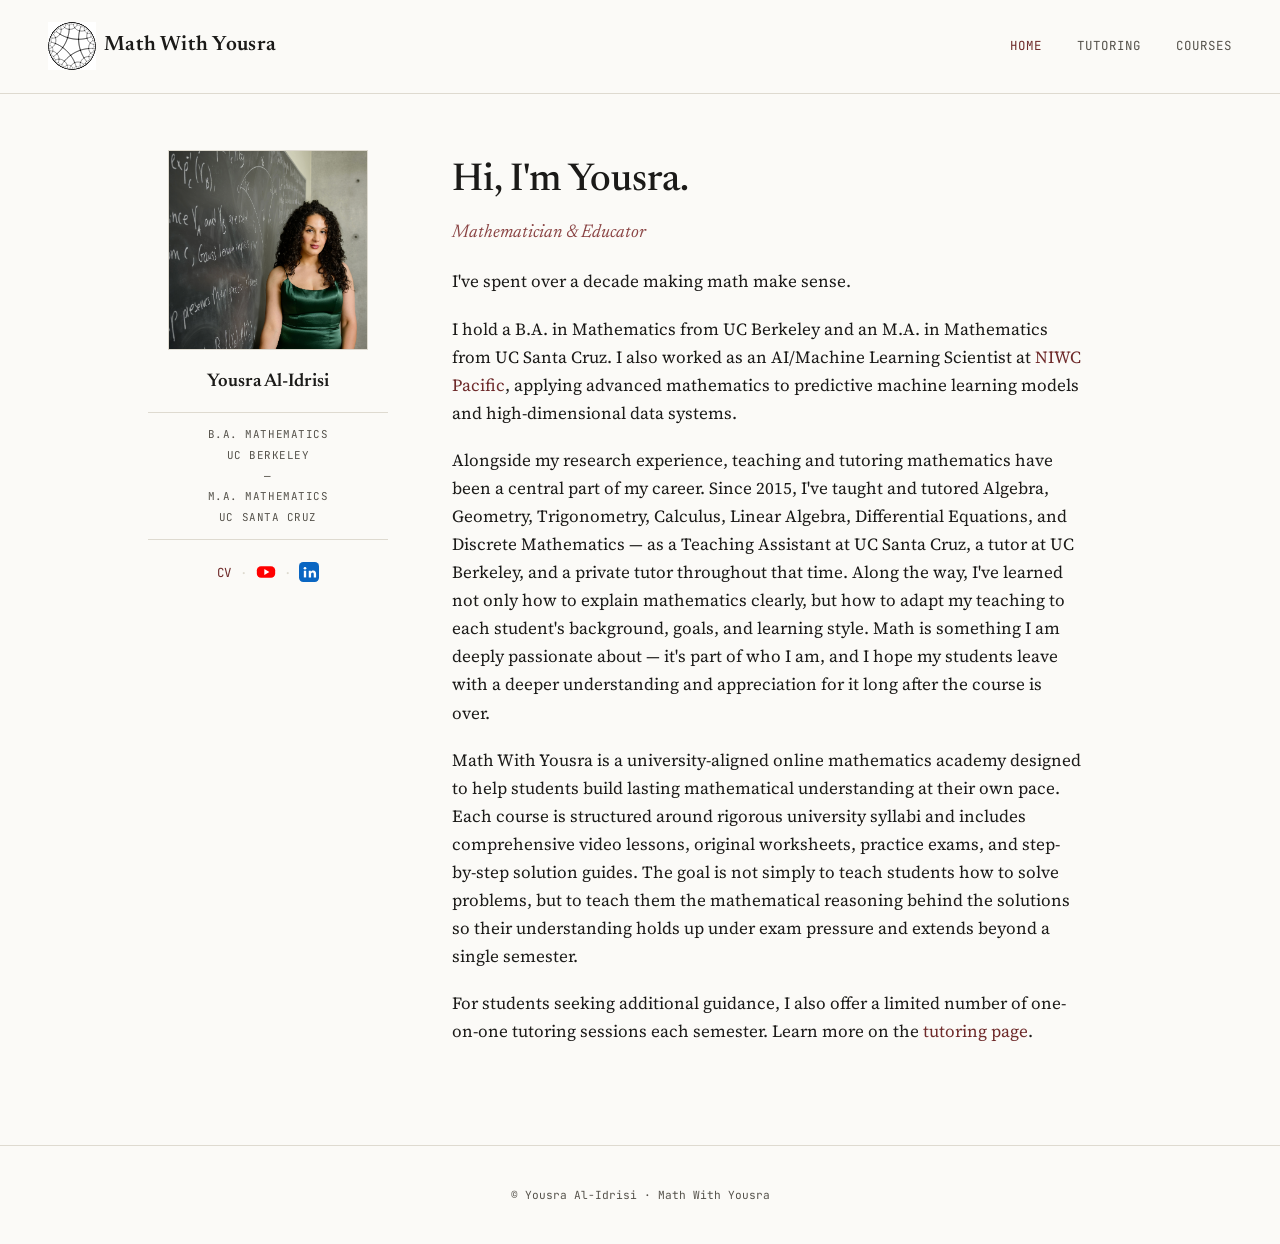
<file: index.html>
<!DOCTYPE html>
<html lang="en">
<head>
<meta charset="UTF-8">
<meta name="viewport" content="width=device-width, initial-scale=1.0">
<title>Math With Yousra</title>
<link rel="stylesheet" href="style.css">
</head>
<body>
<nav class="topnav">
  <div class="brand"><a href="index.html"><img src="math-with-yousra-logo.svg" alt="Math With Yousra logo" style="height: 48px; vertical-align: middle; margin-right: 8px;"><span style="vertical-align: middle;">Math With Yousra</span></a></div>
  <div class="navlinks">
    <a href="index.html" class="active">Home</a>
    <a href="tutoring.html">Tutoring</a>
    <a href="courses.html">Courses</a>
  </div>
</nav>
<div class="shell">
  <aside class="sidebar">
    <div class="photo-frame"><img src="profile.jpg" alt="Yousra Al-Idrisi"></div>
    <h2>Yousra Al-Idrisi</h2>
    <div class="credential-plate">
      B.A. Mathematics<br>UC Berkeley
      <br>&mdash;<br>
      M.A. Mathematics<br>UC Santa Cruz
    </div>
    <div class="sidebar-links-inline">
      <a href="CV.pdf" target="_blank">CV</a>
      <span class="dot">·</span>
      <a href="https://youtube.com/@mathwithyousra" target="_blank" title="YouTube" aria-label="YouTube">
        <svg width="20" height="20" viewBox="0 0 24 24" style="vertical-align: -5px;">
          <rect x="1" y="5" width="22" height="14" rx="5" fill="#FF0000"/>
          <path d="M10 8.5v7l6-3.5z" fill="#FFFFFF"/>
        </svg>
      </a>
      <span class="dot">·</span>
      <a href="https://www.linkedin.com/in/yousra-al-idrisi-14950a316/" target="_blank" title="LinkedIn" aria-label="LinkedIn">
        <svg width="20" height="20" viewBox="0 0 24 24" style="vertical-align: -5px;">
          <rect width="24" height="24" rx="5" fill="#0A66C2"/>
          <circle cx="7.2" cy="7.5" r="1.6" fill="#FFFFFF"/>
          <rect x="5.8" y="10.5" width="2.8" height="8" fill="#FFFFFF"/>
          <path d="M11.5 10.5h2.7v1.2c.6-1 1.7-1.5 2.9-1.5 2.3 0 3.4 1.5 3.4 4.1v4.2h-2.8v-3.8c0-1.2-.4-2-1.5-2s-1.7.9-1.7 2v3.8h-2.8v-8z" fill="#FFFFFF"/>
        </svg>
      </a>
    </div>
  </aside>
  <main class="content">
    <h1>Hi, I'm Yousra.</h1>
    <p class="tagline">Mathematician &amp; Educator</p>
    <p>I've spent over a decade making math make sense.</p>
    <p>I hold a B.A. in Mathematics from UC Berkeley and an M.A. in Mathematics from UC Santa Cruz. I also worked as an AI/Machine Learning Scientist at <a href="https://www.niwcpacific.navy.mil/" target="_blank">NIWC Pacific</a>, applying advanced mathematics to predictive machine learning models and high-dimensional data systems.</p>
    <p>Alongside my research experience, teaching and tutoring mathematics have been a central part of my career. Since 2015, I've taught and tutored Algebra, Geometry, Trigonometry, Calculus, Linear Algebra, Differential Equations, and Discrete Mathematics — as a Teaching Assistant at UC Santa Cruz, a tutor at UC Berkeley, and a private tutor throughout that time. Along the way, I've learned not only how to explain mathematics clearly, but how to adapt my teaching to each student's background, goals, and learning style. Math is something I am deeply passionate about — it's part of who I am, and I hope my students leave with a deeper understanding and appreciation for it long after the course is over.</p>
    <p>Math With Yousra is a university-aligned online mathematics academy designed to help students build lasting mathematical understanding at their own pace. Each course is structured around rigorous university syllabi and includes comprehensive video lessons, original worksheets, practice exams, and step-by-step solution guides. The goal is not simply to teach students how to solve problems, but to teach them the mathematical reasoning behind the solutions so their understanding holds up under exam pressure and extends beyond a single semester.</p>
    <p>For students seeking additional guidance, I also offer a limited number of one-on-one tutoring sessions each semester. Learn more on the <a href="tutoring.html">tutoring page</a>.</p>
  </main>
</div>
<footer>&copy; Yousra Al-Idrisi · Math With Yousra</footer>
</body>
</html>
</file>
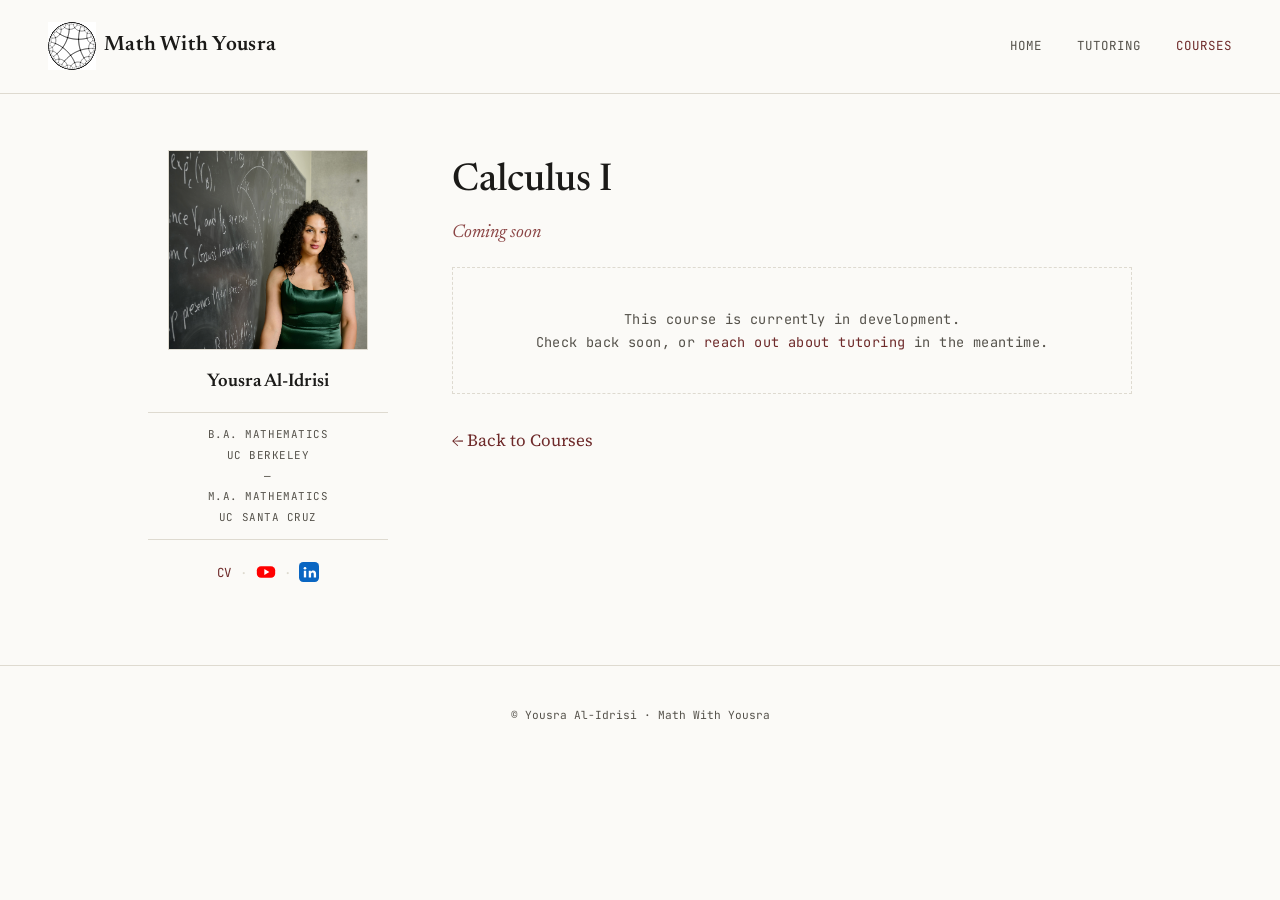
<file: calculus-1.html>
<!DOCTYPE html>
<html lang="en">
<head>
<meta charset="UTF-8">
<meta name="viewport" content="width=device-width, initial-scale=1.0">
<title>Calculus I — Math With Yousra</title>
<link rel="stylesheet" href="style.css">
</head>
<body>
<nav class="topnav">
  <div class="brand"><a href="index.html"><img src="math-with-yousra-logo.svg" alt="Math With Yousra logo" style="height: 48px; vertical-align: middle; margin-right: 8px;"><span style="vertical-align: middle;">Math With Yousra</span></a></div>
  <div class="navlinks">
    <a href="index.html">Home</a>
    <a href="tutoring.html">Tutoring</a>
    <a href="courses.html" class="active">Courses</a>
  </div>
</nav>
<div class="shell">
  <aside class="sidebar">
    <div class="photo-frame"><img src="profile.jpg" alt="Yousra Al-Idrisi"></div>
    <h2>Yousra Al-Idrisi</h2>
    <div class="credential-plate">
      B.A. Mathematics<br>UC Berkeley
      <br>&mdash;<br>
      M.A. Mathematics<br>UC Santa Cruz
    </div>
    <div class="sidebar-links-inline">
      <a href="CV.pdf" target="_blank">CV</a>
      <span class="dot">·</span>
      <a href="https://youtube.com/@mathwithyousra" target="_blank" title="YouTube" aria-label="YouTube">
        <svg width="20" height="20" viewBox="0 0 24 24" style="vertical-align: -5px;">
          <rect x="1" y="5" width="22" height="14" rx="5" fill="#FF0000"/>
          <path d="M10 8.5v7l6-3.5z" fill="#FFFFFF"/>
        </svg>
      </a>
      <span class="dot">·</span>
      <a href="https://www.linkedin.com/in/yousra-al-idrisi-14950a316/" target="_blank" title="LinkedIn" aria-label="LinkedIn">
        <svg width="20" height="20" viewBox="0 0 24 24" style="vertical-align: -5px;">
          <rect width="24" height="24" rx="5" fill="#0A66C2"/>
          <circle cx="7.2" cy="7.5" r="1.6" fill="#FFFFFF"/>
          <rect x="5.8" y="10.5" width="2.8" height="8" fill="#FFFFFF"/>
          <path d="M11.5 10.5h2.7v1.2c.6-1 1.7-1.5 2.9-1.5 2.3 0 3.4 1.5 3.4 4.1v4.2h-2.8v-3.8c0-1.2-.4-2-1.5-2s-1.7.9-1.7 2v3.8h-2.8v-8z" fill="#FFFFFF"/>
        </svg>
      </a>
    </div>
  </aside>
  <main class="content">
    <h1>Calculus I</h1>
    <p class="tagline">Coming soon</p>
    <div class="coming-soon">
      This course is currently in development.<br>
      Check back soon, or <a href="tutoring.html">reach out about tutoring</a> in the meantime.
    </div>
    <p style="margin-top: 2rem;"><a href="courses.html">&larr; Back to Courses</a></p>
  </main>
</div>
<footer>&copy; Yousra Al-Idrisi · Math With Yousra</footer>
</body>
</html>
</file>
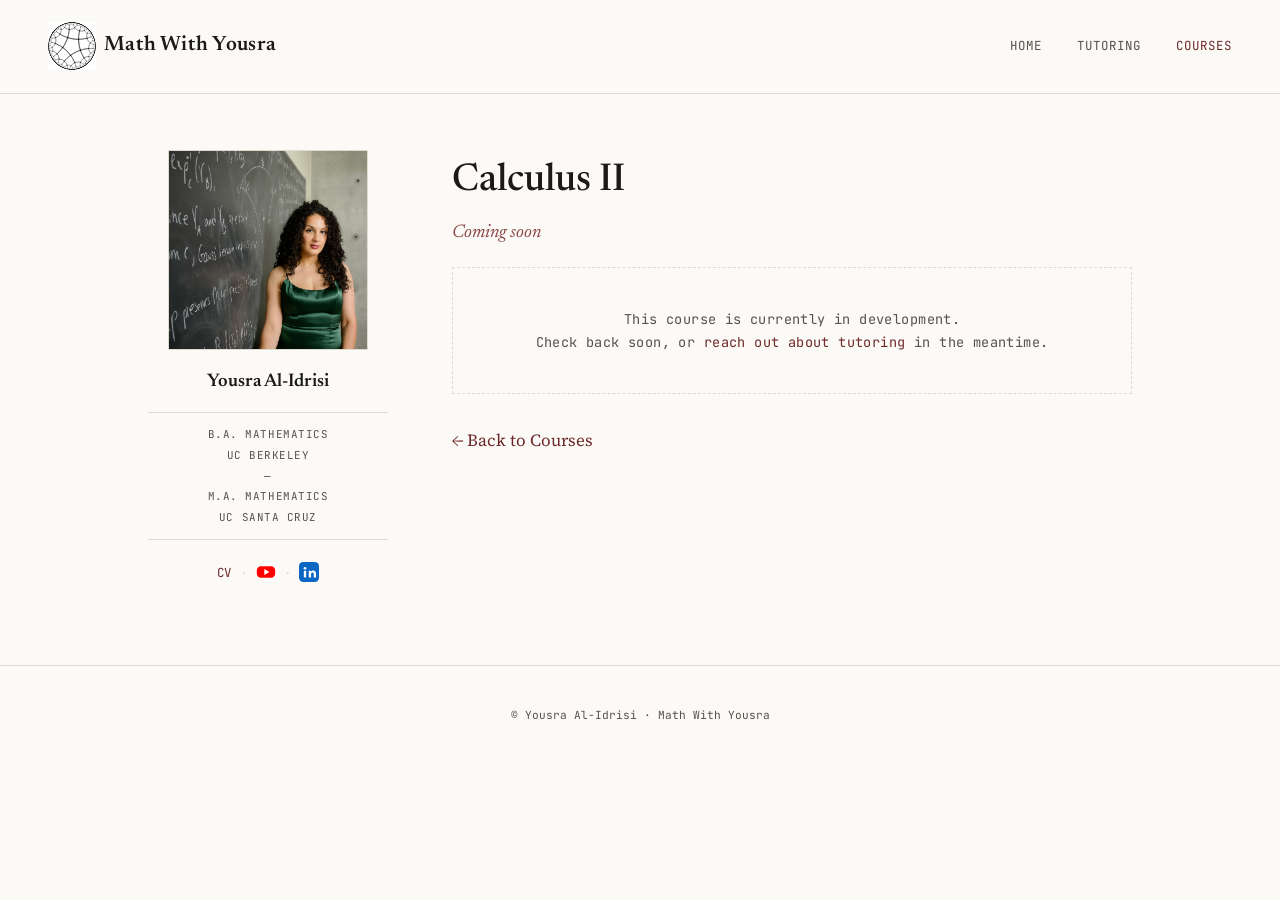
<file: calculus-2.html>
<!DOCTYPE html>
<html lang="en">
<head>
<meta charset="UTF-8">
<meta name="viewport" content="width=device-width, initial-scale=1.0">
<title>Calculus II — Math With Yousra</title>
<link rel="stylesheet" href="style.css">
</head>
<body>
<nav class="topnav">
  <div class="brand"><a href="index.html"><img src="math-with-yousra-logo.svg" alt="Math With Yousra logo" style="height: 48px; vertical-align: middle; margin-right: 8px;"><span style="vertical-align: middle;">Math With Yousra</span></a></div>
  <div class="navlinks">
    <a href="index.html">Home</a>
    <a href="tutoring.html">Tutoring</a>
    <a href="courses.html" class="active">Courses</a>
  </div>
</nav>
<div class="shell">
  <aside class="sidebar">
    <div class="photo-frame"><img src="profile.jpg" alt="Yousra Al-Idrisi"></div>
    <h2>Yousra Al-Idrisi</h2>
    <div class="credential-plate">
      B.A. Mathematics<br>UC Berkeley
      <br>&mdash;<br>
      M.A. Mathematics<br>UC Santa Cruz
    </div>
    <div class="sidebar-links-inline">
      <a href="CV.pdf" target="_blank">CV</a>
      <span class="dot">·</span>
      <a href="https://youtube.com/@mathwithyousra" target="_blank" title="YouTube" aria-label="YouTube">
        <svg width="20" height="20" viewBox="0 0 24 24" style="vertical-align: -5px;">
          <rect x="1" y="5" width="22" height="14" rx="5" fill="#FF0000"/>
          <path d="M10 8.5v7l6-3.5z" fill="#FFFFFF"/>
        </svg>
      </a>
      <span class="dot">·</span>
      <a href="https://www.linkedin.com/in/yousra-al-idrisi-14950a316/" target="_blank" title="LinkedIn" aria-label="LinkedIn">
        <svg width="20" height="20" viewBox="0 0 24 24" style="vertical-align: -5px;">
          <rect width="24" height="24" rx="5" fill="#0A66C2"/>
          <circle cx="7.2" cy="7.5" r="1.6" fill="#FFFFFF"/>
          <rect x="5.8" y="10.5" width="2.8" height="8" fill="#FFFFFF"/>
          <path d="M11.5 10.5h2.7v1.2c.6-1 1.7-1.5 2.9-1.5 2.3 0 3.4 1.5 3.4 4.1v4.2h-2.8v-3.8c0-1.2-.4-2-1.5-2s-1.7.9-1.7 2v3.8h-2.8v-8z" fill="#FFFFFF"/>
        </svg>
      </a>
    </div>
  </aside>
  <main class="content">
    <h1>Calculus II</h1>
    <p class="tagline">Coming soon</p>
    <div class="coming-soon">
      This course is currently in development.<br>
      Check back soon, or <a href="tutoring.html">reach out about tutoring</a> in the meantime.
    </div>
    <p style="margin-top: 2rem;"><a href="courses.html">&larr; Back to Courses</a></p>
  </main>
</div>
<footer>&copy; Yousra Al-Idrisi · Math With Yousra</footer>
</body>
</html>
</file>
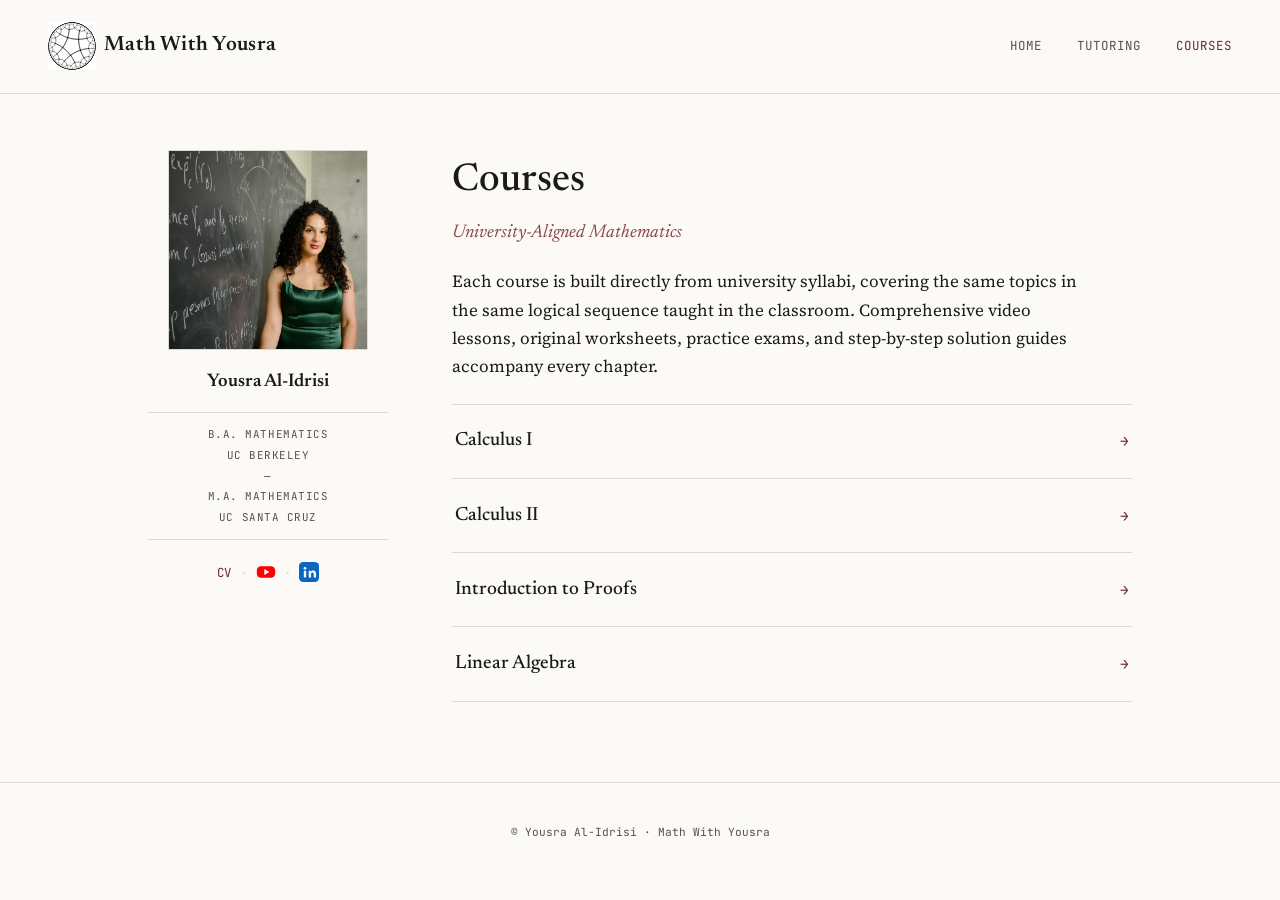
<file: courses.html>
<!DOCTYPE html>
<html lang="en">
<head>
<meta charset="UTF-8">
<meta name="viewport" content="width=device-width, initial-scale=1.0">
<title>Courses — Math With Yousra</title>
<link rel="stylesheet" href="style.css">
</head>
<body>
<nav class="topnav">
  <div class="brand"><a href="index.html"><img src="math-with-yousra-logo.svg" alt="Math With Yousra logo" style="height: 48px; vertical-align: middle; margin-right: 8px;"><span style="vertical-align: middle;">Math With Yousra</span></a></div>
  <div class="navlinks">
    <a href="index.html">Home</a>
    <a href="tutoring.html">Tutoring</a>
    <a href="courses.html" class="active">Courses</a>
  </div>
</nav>
<div class="shell">
  <aside class="sidebar">
    <div class="photo-frame"><img src="profile.jpg" alt="Yousra Al-Idrisi"></div>
    <h2>Yousra Al-Idrisi</h2>
    <div class="credential-plate">
      B.A. Mathematics<br>UC Berkeley
      <br>&mdash;<br>
      M.A. Mathematics<br>UC Santa Cruz
    </div>
    <div class="sidebar-links-inline">
      <a href="CV.pdf" target="_blank">CV</a>
      <span class="dot">·</span>
      <a href="https://youtube.com/@mathwithyousra" target="_blank" title="YouTube" aria-label="YouTube">
        <svg width="20" height="20" viewBox="0 0 24 24" style="vertical-align: -5px;">
          <rect x="1" y="5" width="22" height="14" rx="5" fill="#FF0000"/>
          <path d="M10 8.5v7l6-3.5z" fill="#FFFFFF"/>
        </svg>
      </a>
      <span class="dot">·</span>
      <a href="https://www.linkedin.com/in/yousra-al-idrisi-14950a316/" target="_blank" title="LinkedIn" aria-label="LinkedIn">
        <svg width="20" height="20" viewBox="0 0 24 24" style="vertical-align: -5px;">
          <rect width="24" height="24" rx="5" fill="#0A66C2"/>
          <circle cx="7.2" cy="7.5" r="1.6" fill="#FFFFFF"/>
          <rect x="5.8" y="10.5" width="2.8" height="8" fill="#FFFFFF"/>
          <path d="M11.5 10.5h2.7v1.2c.6-1 1.7-1.5 2.9-1.5 2.3 0 3.4 1.5 3.4 4.1v4.2h-2.8v-3.8c0-1.2-.4-2-1.5-2s-1.7.9-1.7 2v3.8h-2.8v-8z" fill="#FFFFFF"/>
        </svg>
      </a>
    </div>
  </aside>
  <main class="content">
    <h1>Courses</h1>
    <p class="tagline">University-Aligned Mathematics</p>
    <p>Each course is built directly from university syllabi, covering the same topics in the same logical sequence taught in the classroom. Comprehensive video lessons, original worksheets, practice exams, and step-by-step solution guides accompany every chapter.</p>

    <div class="course-list">
      <a class="course-row" href="calculus-1.html">
        <span class="course-name">Calculus I</span>
        <span class="arrow">→</span>
      </a>
      <a class="course-row" href="calculus-2.html">
        <span class="course-name">Calculus II</span>
        <span class="arrow">→</span>
      </a>
      <a class="course-row" href="intro-to-proofs.html">
        <span class="course-name">Introduction to Proofs</span>
        <span class="arrow">→</span>
      </a>
      <a class="course-row" href="linear-algebra.html">
        <span class="course-name">Linear Algebra</span>
        <span class="arrow">→</span>
      </a>
    </div>
  </main>
</div>
<footer>&copy; Yousra Al-Idrisi · Math With Yousra</footer>
</body>
</html>
</file>
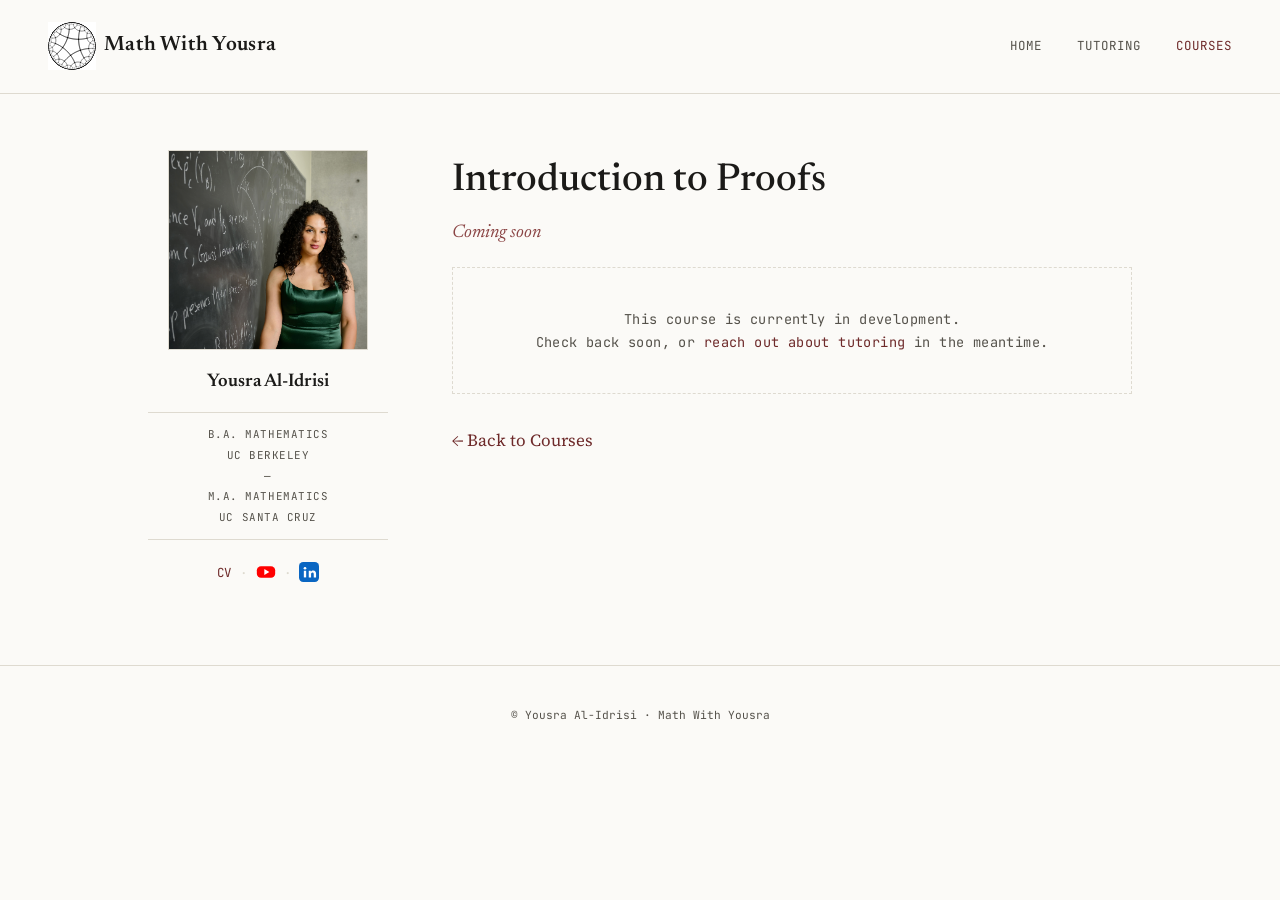
<file: intro-to-proofs.html>
<!DOCTYPE html>
<html lang="en">
<head>
<meta charset="UTF-8">
<meta name="viewport" content="width=device-width, initial-scale=1.0">
<title>Introduction to Proofs — Math With Yousra</title>
<link rel="stylesheet" href="style.css">
</head>
<body>
<nav class="topnav">
  <div class="brand"><a href="index.html"><img src="math-with-yousra-logo.svg" alt="Math With Yousra logo" style="height: 48px; vertical-align: middle; margin-right: 8px;"><span style="vertical-align: middle;">Math With Yousra</span></a></div>
  <div class="navlinks">
    <a href="index.html">Home</a>
    <a href="tutoring.html">Tutoring</a>
    <a href="courses.html" class="active">Courses</a>
  </div>
</nav>
<div class="shell">
  <aside class="sidebar">
    <div class="photo-frame"><img src="profile.jpg" alt="Yousra Al-Idrisi"></div>
    <h2>Yousra Al-Idrisi</h2>
    <div class="credential-plate">
      B.A. Mathematics<br>UC Berkeley
      <br>&mdash;<br>
      M.A. Mathematics<br>UC Santa Cruz
    </div>
    <div class="sidebar-links-inline">
      <a href="CV.pdf" target="_blank">CV</a>
      <span class="dot">·</span>
      <a href="https://youtube.com/@mathwithyousra" target="_blank" title="YouTube" aria-label="YouTube">
        <svg width="20" height="20" viewBox="0 0 24 24" style="vertical-align: -5px;">
          <rect x="1" y="5" width="22" height="14" rx="5" fill="#FF0000"/>
          <path d="M10 8.5v7l6-3.5z" fill="#FFFFFF"/>
        </svg>
      </a>
      <span class="dot">·</span>
      <a href="https://www.linkedin.com/in/yousra-al-idrisi-14950a316/" target="_blank" title="LinkedIn" aria-label="LinkedIn">
        <svg width="20" height="20" viewBox="0 0 24 24" style="vertical-align: -5px;">
          <rect width="24" height="24" rx="5" fill="#0A66C2"/>
          <circle cx="7.2" cy="7.5" r="1.6" fill="#FFFFFF"/>
          <rect x="5.8" y="10.5" width="2.8" height="8" fill="#FFFFFF"/>
          <path d="M11.5 10.5h2.7v1.2c.6-1 1.7-1.5 2.9-1.5 2.3 0 3.4 1.5 3.4 4.1v4.2h-2.8v-3.8c0-1.2-.4-2-1.5-2s-1.7.9-1.7 2v3.8h-2.8v-8z" fill="#FFFFFF"/>
        </svg>
      </a>
    </div>
  </aside>
  <main class="content">
    <h1>Introduction to Proofs</h1>
    <p class="tagline">Coming soon</p>
    <div class="coming-soon">
      This course is currently in development.<br>
      Check back soon, or <a href="tutoring.html">reach out about tutoring</a> in the meantime.
    </div>
    <p style="margin-top: 2rem;"><a href="courses.html">&larr; Back to Courses</a></p>
  </main>
</div>
<footer>&copy; Yousra Al-Idrisi · Math With Yousra</footer>
</body>
</html>
</file>
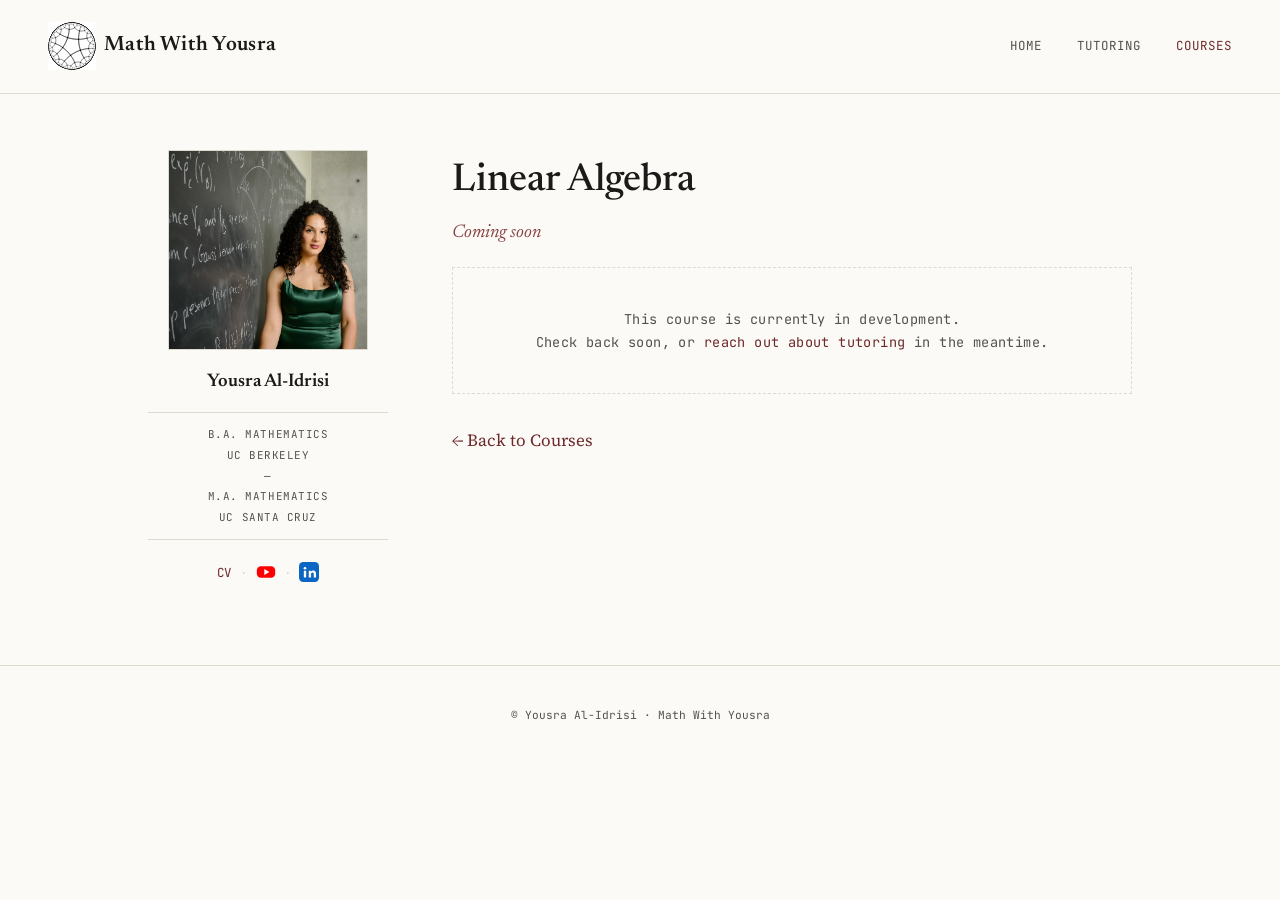
<file: linear-algebra.html>
<!DOCTYPE html>
<html lang="en">
<head>
<meta charset="UTF-8">
<meta name="viewport" content="width=device-width, initial-scale=1.0">
<title>Linear Algebra — Math With Yousra</title>
<link rel="stylesheet" href="style.css">
</head>
<body>
<nav class="topnav">
  <div class="brand"><a href="index.html"><img src="math-with-yousra-logo.svg" alt="Math With Yousra logo" style="height: 48px; vertical-align: middle; margin-right: 8px;"><span style="vertical-align: middle;">Math With Yousra</span></a></div>
  <div class="navlinks">
    <a href="index.html">Home</a>
    <a href="tutoring.html">Tutoring</a>
    <a href="courses.html" class="active">Courses</a>
  </div>
</nav>
<div class="shell">
  <aside class="sidebar">
    <div class="photo-frame"><img src="profile.jpg" alt="Yousra Al-Idrisi"></div>
    <h2>Yousra Al-Idrisi</h2>
    <div class="credential-plate">
      B.A. Mathematics<br>UC Berkeley
      <br>&mdash;<br>
      M.A. Mathematics<br>UC Santa Cruz
    </div>
    <div class="sidebar-links-inline">
      <a href="CV.pdf" target="_blank">CV</a>
      <span class="dot">·</span>
      <a href="https://youtube.com/@mathwithyousra" target="_blank" title="YouTube" aria-label="YouTube">
        <svg width="20" height="20" viewBox="0 0 24 24" style="vertical-align: -5px;">
          <rect x="1" y="5" width="22" height="14" rx="5" fill="#FF0000"/>
          <path d="M10 8.5v7l6-3.5z" fill="#FFFFFF"/>
        </svg>
      </a>
      <span class="dot">·</span>
      <a href="https://www.linkedin.com/in/yousra-al-idrisi-14950a316/" target="_blank" title="LinkedIn" aria-label="LinkedIn">
        <svg width="20" height="20" viewBox="0 0 24 24" style="vertical-align: -5px;">
          <rect width="24" height="24" rx="5" fill="#0A66C2"/>
          <circle cx="7.2" cy="7.5" r="1.6" fill="#FFFFFF"/>
          <rect x="5.8" y="10.5" width="2.8" height="8" fill="#FFFFFF"/>
          <path d="M11.5 10.5h2.7v1.2c.6-1 1.7-1.5 2.9-1.5 2.3 0 3.4 1.5 3.4 4.1v4.2h-2.8v-3.8c0-1.2-.4-2-1.5-2s-1.7.9-1.7 2v3.8h-2.8v-8z" fill="#FFFFFF"/>
        </svg>
      </a>
    </div>
  </aside>
  <main class="content">
    <h1>Linear Algebra</h1>
    <p class="tagline">Coming soon</p>
    <div class="coming-soon">
      This course is currently in development.<br>
      Check back soon, or <a href="tutoring.html">reach out about tutoring</a> in the meantime.
    </div>
    <p style="margin-top: 2rem;"><a href="courses.html">&larr; Back to Courses</a></p>
  </main>
</div>
<footer>&copy; Yousra Al-Idrisi · Math With Yousra</footer>
</body>
</html>
</file>
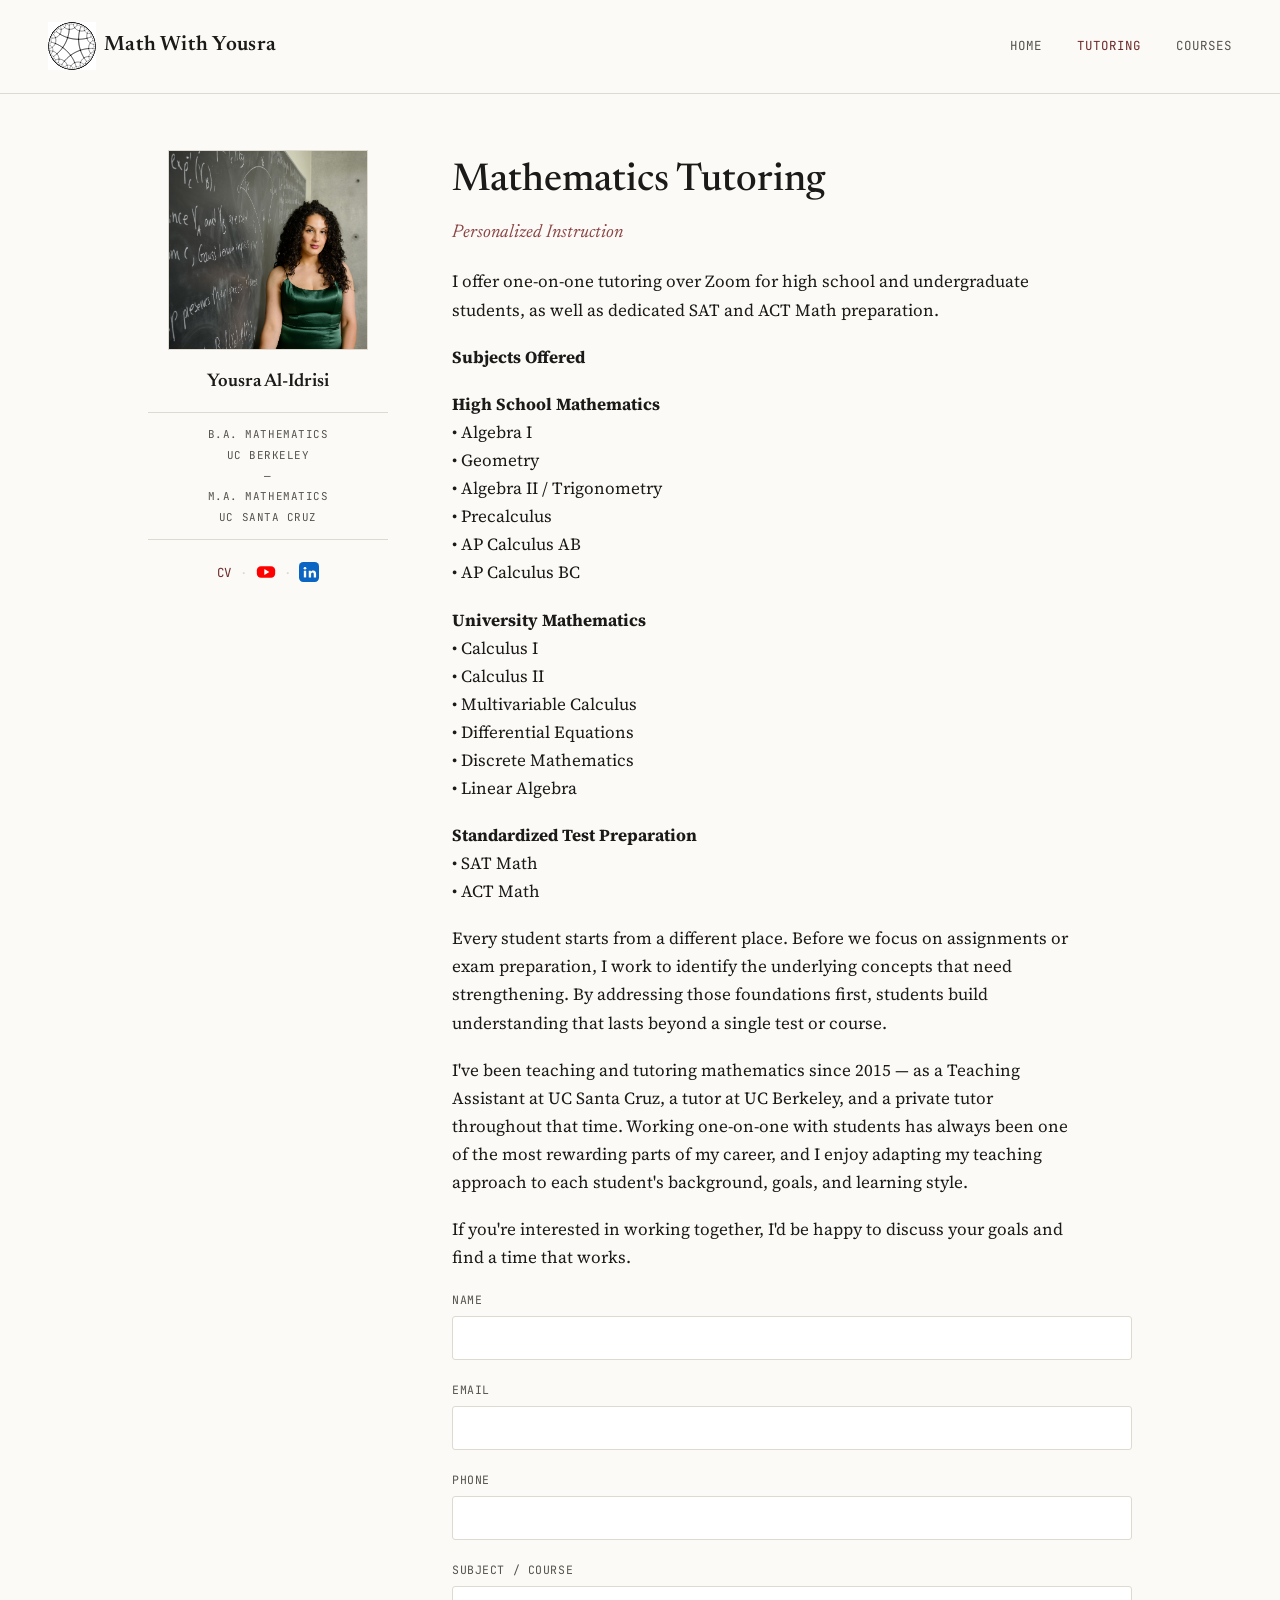
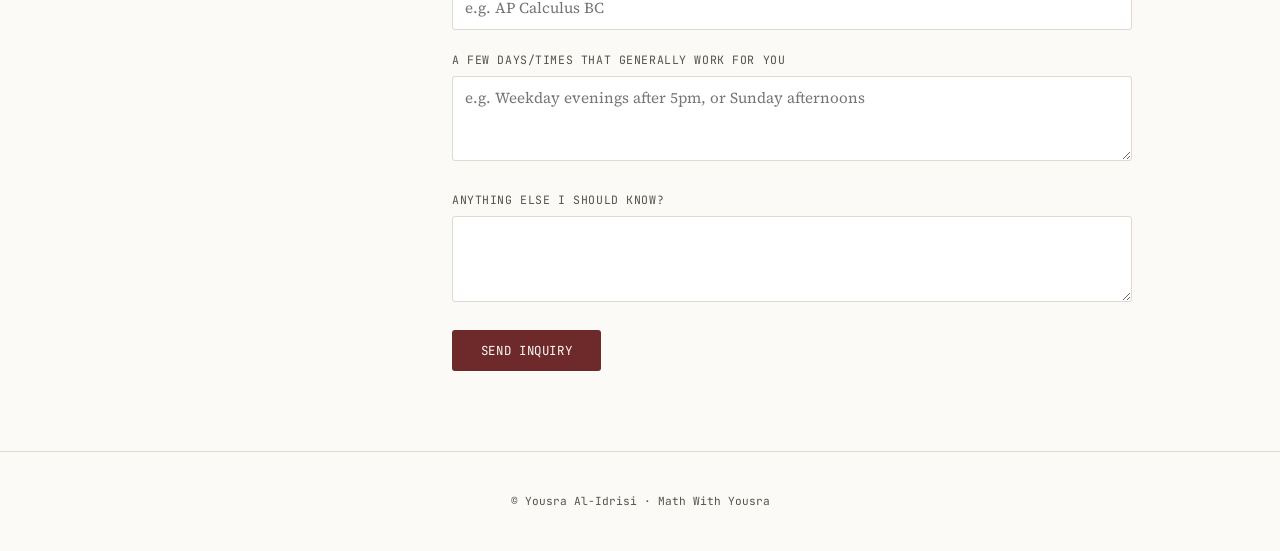
<file: tutoring.html>
<!DOCTYPE html>
<html lang="en">
<head>
<meta charset="UTF-8">
<meta name="viewport" content="width=device-width, initial-scale=1.0">
<title>Tutoring — Math With Yousra</title>
<link rel="stylesheet" href="style.css">
</head>
<body>
<nav class="topnav">
  <div class="brand"><a href="index.html"><img src="math-with-yousra-logo.svg" alt="Math With Yousra logo" style="height: 48px; vertical-align: middle; margin-right: 8px;"><span style="vertical-align: middle;">Math With Yousra</span></a></div>
  <div class="navlinks">
    <a href="index.html">Home</a>
    <a href="tutoring.html" class="active">Tutoring</a>
    <a href="courses.html">Courses</a>
  </div>
</nav>
<div class="shell">
  <aside class="sidebar">
    <div class="photo-frame"><img src="profile.jpg" alt="Yousra Al-Idrisi"></div>
    <h2>Yousra Al-Idrisi</h2>
    <div class="credential-plate">
      B.A. Mathematics<br>UC Berkeley
      <br>&mdash;<br>
      M.A. Mathematics<br>UC Santa Cruz
    </div>
    <div class="sidebar-links-inline">
      <a href="CV.pdf" target="_blank">CV</a>
      <span class="dot">·</span>
      <a href="https://youtube.com/@mathwithyousra" target="_blank" title="YouTube" aria-label="YouTube">
        <svg width="20" height="20" viewBox="0 0 24 24" style="vertical-align: -5px;">
          <rect x="1" y="5" width="22" height="14" rx="5" fill="#FF0000"/>
          <path d="M10 8.5v7l6-3.5z" fill="#FFFFFF"/>
        </svg>
      </a>
      <span class="dot">·</span>
      <a href="https://www.linkedin.com/in/yousra-al-idrisi-14950a316/" target="_blank" title="LinkedIn" aria-label="LinkedIn">
        <svg width="20" height="20" viewBox="0 0 24 24" style="vertical-align: -5px;">
          <rect width="24" height="24" rx="5" fill="#0A66C2"/>
          <circle cx="7.2" cy="7.5" r="1.6" fill="#FFFFFF"/>
          <rect x="5.8" y="10.5" width="2.8" height="8" fill="#FFFFFF"/>
          <path d="M11.5 10.5h2.7v1.2c.6-1 1.7-1.5 2.9-1.5 2.3 0 3.4 1.5 3.4 4.1v4.2h-2.8v-3.8c0-1.2-.4-2-1.5-2s-1.7.9-1.7 2v3.8h-2.8v-8z" fill="#FFFFFF"/>
        </svg>
      </a>
    </div>
  </aside>
  <main class="content">
    <h1>Mathematics Tutoring</h1>
    <p class="tagline">Personalized Instruction</p>
    <p>I offer one-on-one tutoring over Zoom for high school and undergraduate students, as well as dedicated SAT and ACT Math preparation.</p>
    <p><strong>Subjects Offered</strong></p>
    <p><strong>High School Mathematics</strong><br>
    • Algebra I<br>
    • Geometry<br>
    • Algebra II / Trigonometry<br>
    • Precalculus<br>
    • AP Calculus AB<br>
    • AP Calculus BC</p>
    <p><strong>University Mathematics</strong><br>
    • Calculus I<br>
    • Calculus II<br>
    • Multivariable Calculus<br>
    • Differential Equations<br>
    • Discrete Mathematics</br>
    • Linear Algebra</p>
    <p><strong>Standardized Test Preparation</strong><br>
    • SAT Math<br>
    • ACT Math</p>
    <p>Every student starts from a different place. Before we focus on assignments or exam preparation, I work to identify the underlying concepts that need strengthening. By addressing those foundations first, students build understanding that lasts beyond a single test or course.</p>
    <p>I've been teaching and tutoring mathematics since 2015 — as a Teaching Assistant at UC Santa Cruz, a tutor at UC Berkeley, and a private tutor throughout that time. Working one-on-one with students has always been one of the most rewarding parts of my career, and I enjoy adapting my teaching approach to each student's background, goals, and learning style.</p>
    <p>If you're interested in working together, I'd be happy to discuss your goals and find a time that works.</p>

    <form action="https://formspree.io/f/mkjwnblo" method="POST">
      <div class="form-group">
        <label for="name">Name</label>
        <input type="text" id="name" name="name" required>
      </div>

      <div class="form-group">
        <label for="email">Email</label>
        <input type="email" id="email" name="email" required>
      </div>

      <div class="form-group">
        <label for="phone">Phone</label>
        <input type="tel" id="phone" name="phone">
      </div>

      <div class="form-group">
        <label for="subject">Subject / Course</label>
        <input type="text" id="subject" name="subject" placeholder="e.g. AP Calculus BC" required>
      </div>

      <div class="form-group">
        <label for="availability">A few days/times that generally work for you</label>
        <textarea id="availability" name="availability" rows="3" placeholder="e.g. Weekday evenings after 5pm, or Sunday afternoons" required></textarea>
      </div>

      <div class="form-group">
        <label for="message">Anything else I should know?</label>
        <textarea id="message" name="message" rows="3"></textarea>
      </div>

      <button type="submit">Send Inquiry</button>
    </form>
  </main>
</div>
<footer>&copy; Yousra Al-Idrisi · Math With Yousra</footer>
</body>
</html>
</file>
<file: style.css>
@import url('https://fonts.googleapis.com/css2?family=Newsreader:ital,wght@0,400;0,500;0,600;1,400&family=Source+Serif+4:ital,wght@0,400;0,600;1,400&family=JetBrains+Mono:wght@400;500&display=swap');

:root {
  --paper: #FBFAF7;
  --ink: #1B1A18;
  --ink-soft: #55524B;
  --maroon: #6E2A2A;
  --maroon-soft: #8A4444;
  --rule: #DEDAD0;
  --mono: 'JetBrains Mono', monospace;
  --serif-display: 'Newsreader', serif;
  --serif-body: 'Source Serif 4', serif;
}

* { box-sizing: border-box; }

html { scroll-behavior: smooth; }

body {
  margin: 0;
  background: var(--paper);
  color: var(--ink);
  font-family: var(--serif-body);
  font-size: 17px;
  line-height: 1.65;
}

a { color: var(--maroon); text-decoration: none; border-bottom: 1px solid transparent; }
a:hover { border-bottom-color: var(--maroon); }
a:focus-visible, button:focus-visible { outline: 2px solid var(--maroon); outline-offset: 3px; }

/* ---------- Top nav ---------- */
.topnav {
  display: flex;
  justify-content: space-between;
  align-items: center;
  padding: 1.4rem 3rem;
  border-bottom: 1px solid var(--rule);
  flex-wrap: wrap;
  gap: 1rem;
}

.brand {
  font-family: var(--serif-display);
  font-weight: 600;
  font-size: 1.3rem;
  letter-spacing: 0.02em;
  color: var(--ink);
}

.brand a { color: inherit; border-bottom: none; }

.navlinks {
  display: flex;
  gap: 2.2rem;
  font-family: var(--mono);
  font-size: 0.78rem;
  text-transform: uppercase;
  letter-spacing: 0.08em;
}

.navlinks a { color: var(--ink-soft); }
.navlinks a.active { color: var(--maroon); }

/* ---------- Page shell ---------- */
.shell {
  max-width: 1080px;
  margin: 0 auto;
  padding: 3.5rem 3rem 5rem;
  display: grid;
  grid-template-columns: 240px 1fr;
  gap: 4rem;
}

/* ---------- Sidebar ---------- */
.sidebar { text-align: center; }

.photo-frame {
  width: 200px;
  height: 200px;
  margin: 0 auto 1.1rem;
  border: 1px solid var(--rule);
  background: #EFEBE2;
  display: flex;
  align-items: center;
  justify-content: center;
  color: var(--ink-soft);
  font-family: var(--mono);
  font-size: 0.7rem;
  text-align: center;
  overflow: hidden;
}

.photo-frame img { width: 100%; height: 100%; object-fit: cover; }

.sidebar h2 {
  font-family: var(--serif-display);
  font-size: 1.15rem;
  font-weight: 600;
  margin: 0 0 0.9rem;
}

.credential-plate {
  font-family: var(--mono);
  font-size: 0.68rem;
  letter-spacing: 0.05em;
  color: var(--ink-soft);
  border-top: 1px solid var(--rule);
  border-bottom: 1px solid var(--rule);
  padding: 0.7rem 0;
  margin-bottom: 1.4rem;
  line-height: 1.9;
  text-transform: uppercase;
}

/* ---------- Sidebar links (CV / YouTube / LinkedIn) ---------- */
.sidebar-links-inline {
  display: flex;
  justify-content: center;
  align-items: center;
  gap: 0.5rem;
  font-family: var(--mono);
  font-size: 0.78rem;
  text-transform: uppercase;
  letter-spacing: 0.05em;
}

.sidebar-links-inline .dot {
  color: var(--rule);
}

/* ---------- Main content ---------- */
.content h1 {
  font-family: var(--serif-display);
  font-weight: 500;
  font-size: 2.4rem;
  margin: 0 0 0.3rem;
}

.tagline {
  font-family: var(--serif-display);
  font-style: italic;
  color: var(--maroon-soft);
  font-size: 1.15rem;
  margin: 0 0 1.8rem;
}

.content p { margin: 0 0 1.2rem; max-width: 70ch; }

.section-divider {
  border: none;
  border-top: 1px solid var(--rule);
  margin: 2.6rem 0;
}

.content h3 {
  font-family: var(--mono);
  font-size: 0.75rem;
  letter-spacing: 0.1em;
  text-transform: uppercase;
  color: var(--ink-soft);
  margin: 0 0 1rem;
}

footer {
  text-align: center;
  font-family: var(--mono);
  font-size: 0.7rem;
  color: var(--ink-soft);
  padding: 2.5rem 1rem;
  border-top: 1px solid var(--rule);
}

/* ---------- Placeholder page ---------- */
.coming-soon {
  border: 1px dashed var(--rule);
  padding: 2.5rem;
  text-align: center;
  color: var(--ink-soft);
  font-family: var(--mono);
  font-size: 0.85rem;
  letter-spacing: 0.03em;
}

/* ---------- Contact box ---------- */
.contact-box {
  background: #F3EFE7;
  border: 1px solid var(--rule);
  border-radius: 6px;
  padding: 2.2rem 2.4rem;
  margin-top: 2rem;
  max-width: 520px;
}

.contact-box h3 {
  font-family: var(--serif-display);
  font-weight: 600;
  font-size: 1.4rem;
  text-transform: none;
  letter-spacing: 0;
  color: var(--ink);
  margin: 0 0 0.4rem;
}

.contact-box .contact-sub {
  color: var(--ink-soft);
  font-size: 0.95rem;
  margin: 0 0 1.6rem;
}

.form-group { margin-bottom: 1.3rem; }

.form-group label {
  display: block;
  font-family: var(--mono);
  font-size: 0.72rem;
  text-transform: uppercase;
  letter-spacing: 0.05em;
  color: var(--ink-soft);
  margin-bottom: 0.4rem;
}

.form-group input,
.form-group textarea {
  width: 100%;
  padding: 0.65rem 0.75rem;
  font-family: var(--serif-body);
  font-size: 0.95rem;
  border: 1px solid var(--rule);
  background: #FFFFFF;
  color: var(--ink);
  border-radius: 3px;
}

.form-group input:focus,
.form-group textarea:focus {
  outline: none;
  border-color: var(--maroon);
}

button[type="submit"] {
  font-family: var(--mono);
  font-size: 0.78rem;
  text-transform: uppercase;
  letter-spacing: 0.05em;
  background: var(--maroon);
  color: var(--paper);
  border: none;
  padding: 0.75rem 1.8rem;
  cursor: pointer;
  border-radius: 3px;
}

button[type="submit"]:hover {
  background: var(--maroon-soft);
}

/* ---------- Course list ---------- */
.course-list {
  margin-top: 1.5rem;
  border-top: 1px solid var(--rule);
}

.course-row {
  display: flex;
  justify-content: space-between;
  align-items: center;
  padding: 1.3rem 0.2rem;
  border-bottom: 1px solid var(--rule);
  color: var(--ink);
  transition: color 0.15s;
}

.course-row:hover {
  color: var(--maroon);
  border-bottom-color: var(--maroon);
}

.course-row .course-name {
  font-family: var(--serif-display);
  font-size: 1.2rem;
  font-weight: 500;
}

.course-row .arrow {
  font-family: var(--mono);
  font-size: 0.9rem;
  color: var(--maroon);
}

/* ---------- Responsive ---------- */
@media (max-width: 720px) {
  .shell { grid-template-columns: 1fr; padding: 2rem 1.4rem 3.5rem; }
  .topnav { padding: 1.2rem 1.4rem; }
  .sidebar { max-width: 260px; margin: 0 auto; }
  .contact-box { padding: 1.6rem; }
}
</file>
